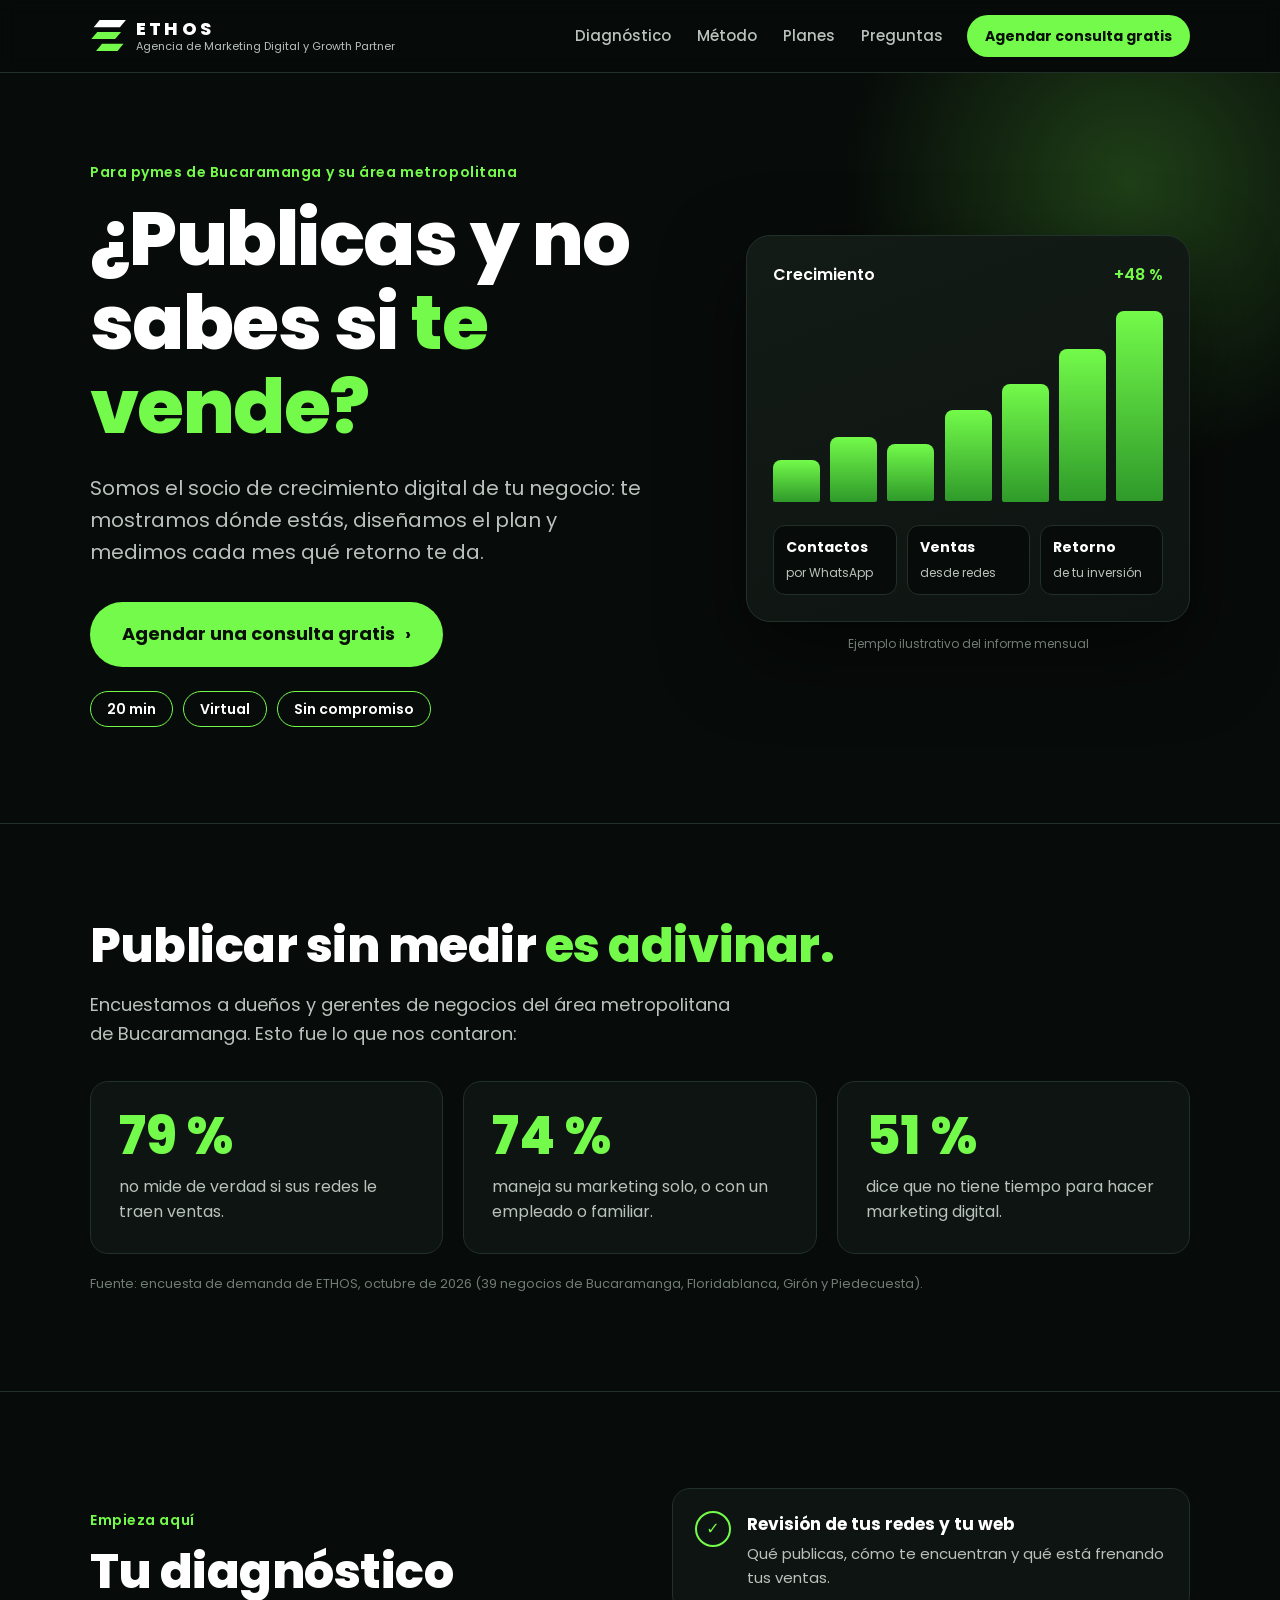
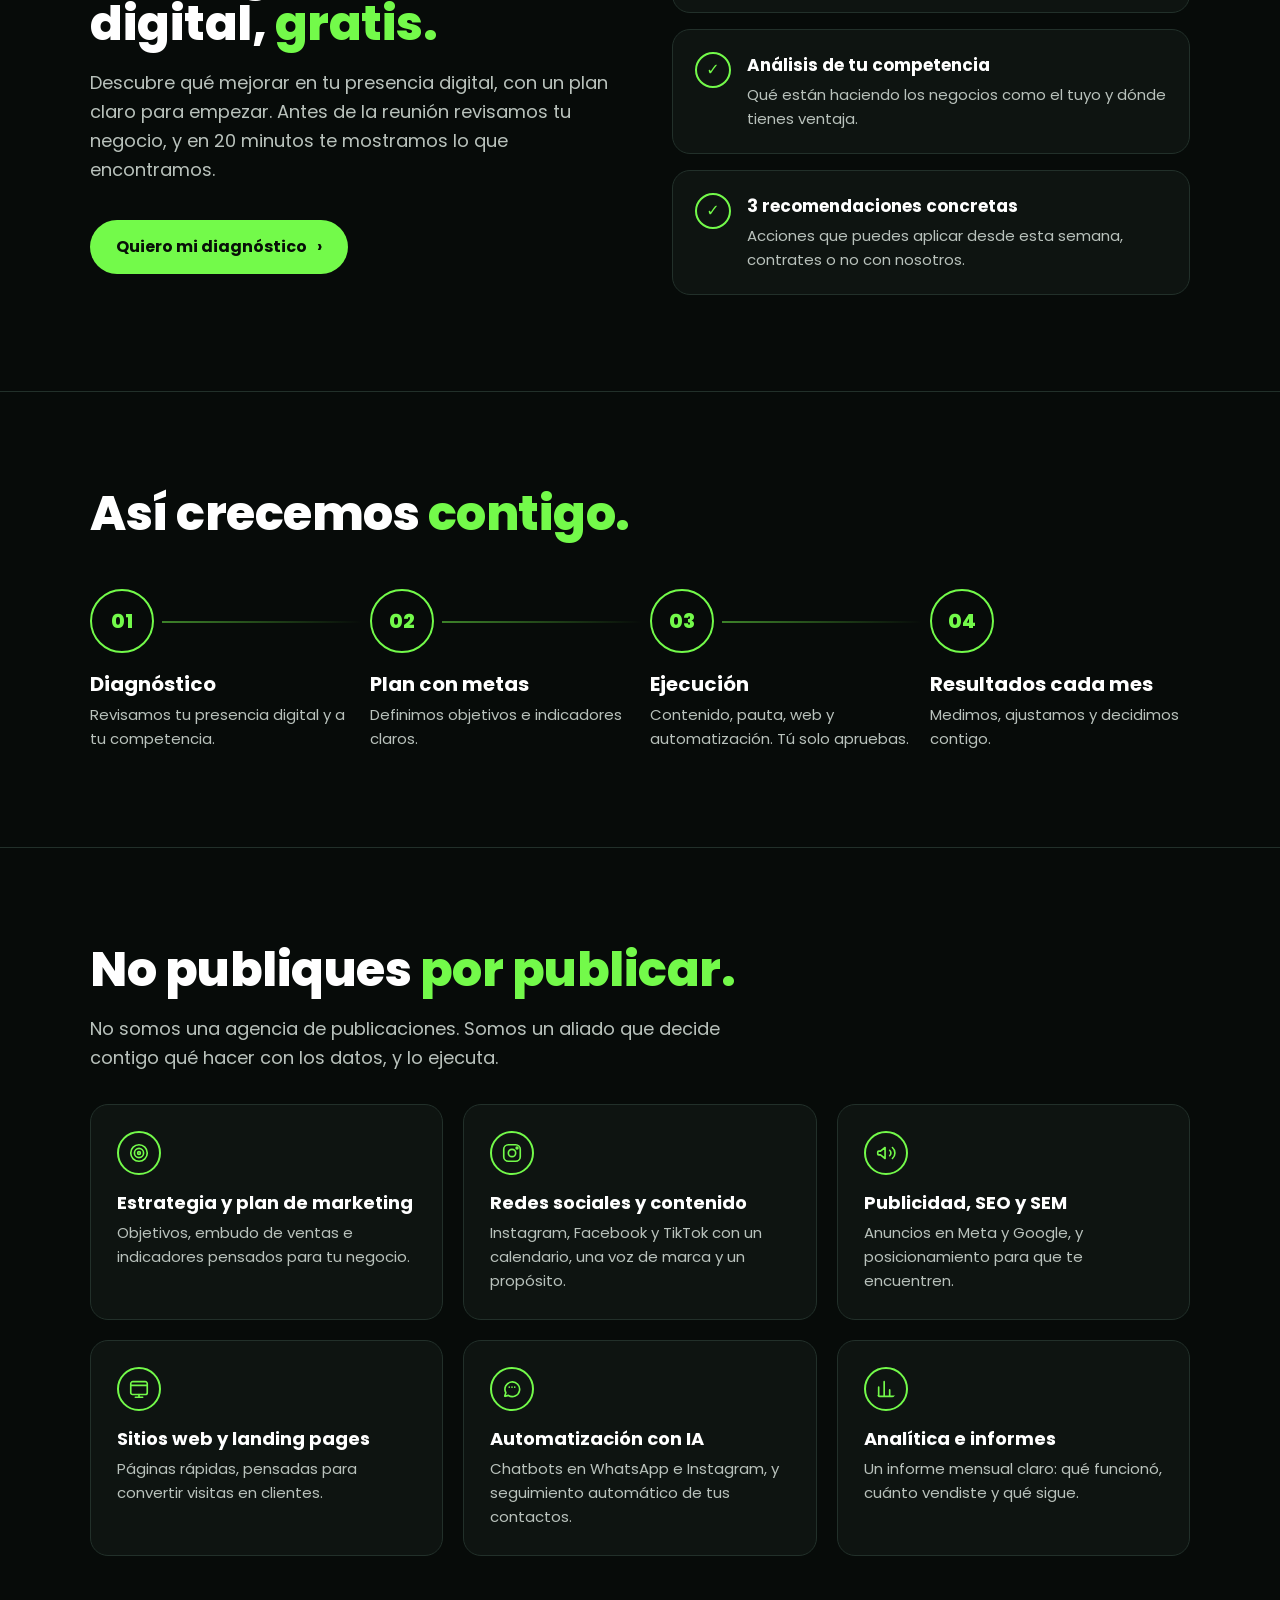
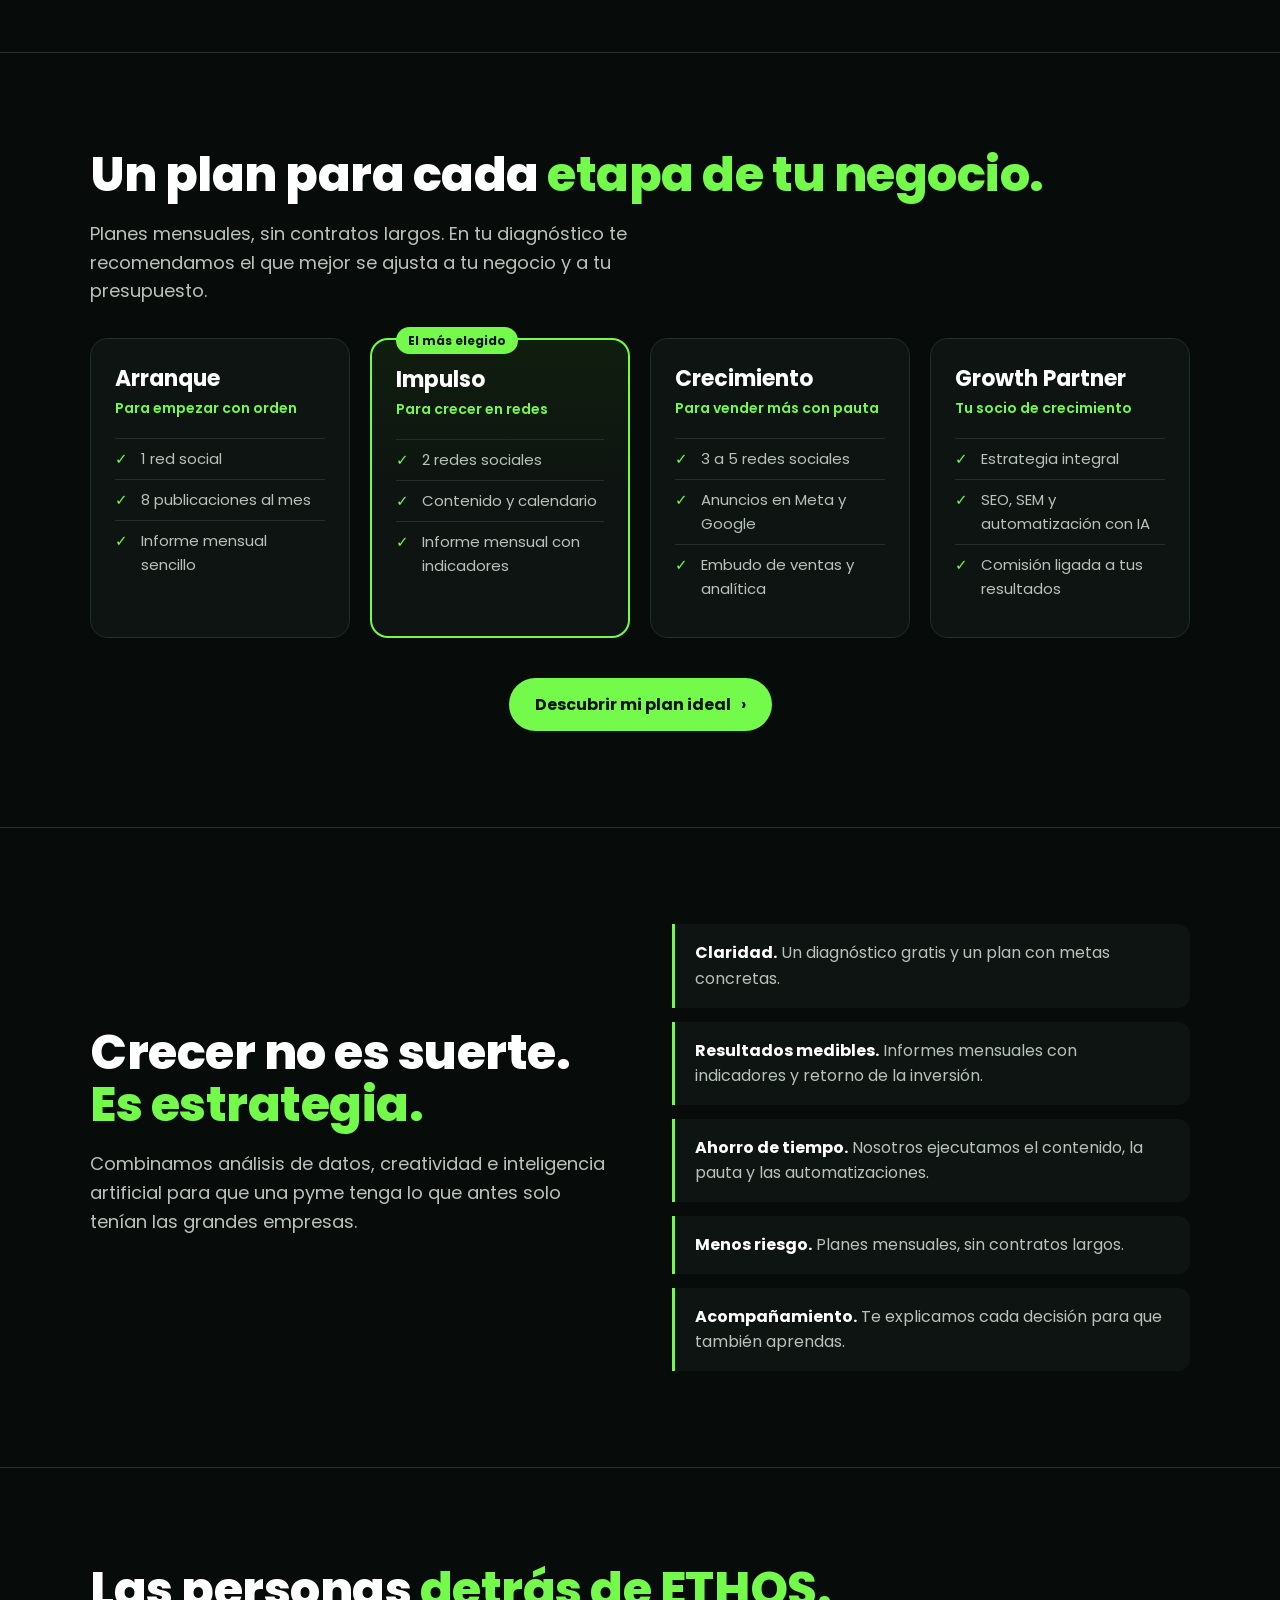
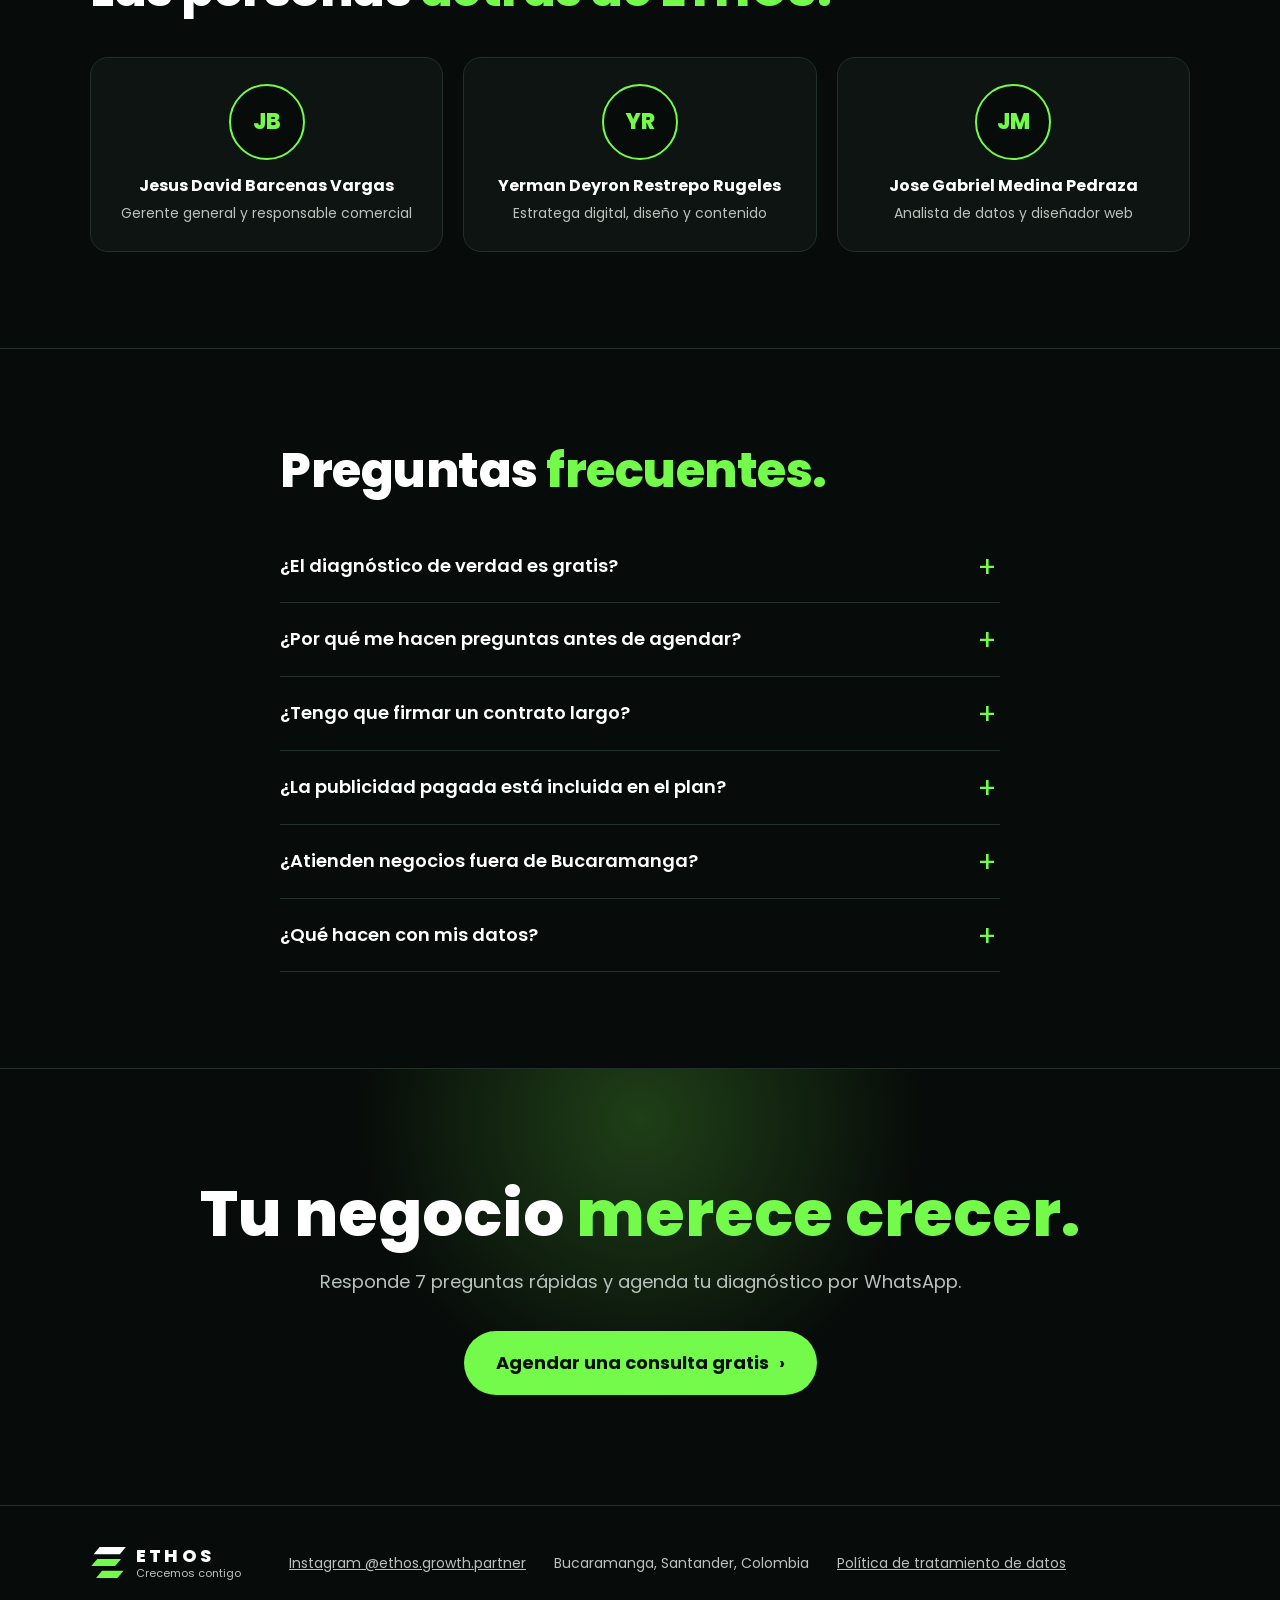
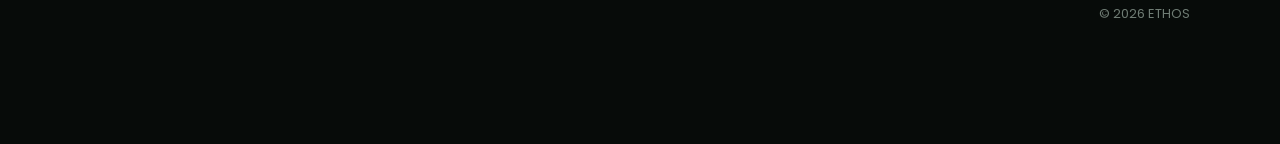
<file: site/index.html>
<!doctype html>
<html lang="es-CO">
<head>
  <meta charset="utf-8">
  <meta name="viewport" content="width=device-width, initial-scale=1">
  <title>ETHOS · Diagnóstico digital gratis para tu negocio</title>
  <meta name="description" content="ETHOS es la agencia de marketing digital y Growth Partner para pymes de Bucaramanga. Agenda tu diagnóstico digital gratis: 20 minutos, virtual y sin compromiso.">
  <meta name="theme-color" content="#070b09">
  <meta property="og:title" content="ETHOS · Tu diagnóstico digital, gratis">
  <meta property="og:description" content="Te mostramos dónde estás, diseñamos el plan y medimos cada mes qué retorno te da.">
  <meta property="og:image" content="assets/ethos-badge-512.png">
  <meta property="og:locale" content="es_CO">
  <link rel="icon" type="image/png" href="assets/favicon.png">
  <link rel="apple-touch-icon" href="assets/apple-touch-icon.png">
  <link rel="preconnect" href="https://fonts.googleapis.com">
  <link rel="preconnect" href="https://fonts.gstatic.com" crossorigin>
  <link href="https://fonts.googleapis.com/css2?family=Poppins:wght@400;500;600;700;800&display=swap" rel="stylesheet">
  <link rel="stylesheet" href="css/styles.css">
</head>
<body>
  <!-- Reusable logo mark -->
  <svg width="0" height="0" style="position:absolute" aria-hidden="true">
    <symbol id="ethos-mark" viewBox="0 0 30 26">
      <path d="M8 0h22l-5 6H3z" fill="#fff"/>
      <path d="M6 10h20l-5 6H1z" fill="#73FA4A"/>
      <path d="M10 20h18l-5 6H5z" fill="#73FA4A"/>
    </symbol>
  </svg>

  <a class="skip" href="#main">Saltar al contenido</a>

  <header class="site-header">
    <div class="wrap header-inner">
      <a href="#top" class="brand" aria-label="ETHOS, inicio">
        <svg class="brand-mark" aria-hidden="true"><use href="#ethos-mark"/></svg>
        <span class="brand-text">
          <span class="brand-name">ETHOS</span>
          <span class="brand-tag">Agencia de Marketing Digital y Growth Partner</span>
        </span>
      </a>
      <nav class="nav" aria-label="Secciones">
        <a href="#diagnostico">Diagnóstico</a>
        <a href="#metodo">Método</a>
        <a href="#planes">Planes</a>
        <a href="#preguntas">Preguntas</a>
      </nav>
      <button class="btn btn-sm" type="button" data-open-survey>Agendar consulta gratis</button>
    </div>
  </header>

  <main id="main">
    <!-- HERO -->
    <section class="hero" id="top">
      <div class="glow" aria-hidden="true"></div>
      <div class="wrap hero-grid">
        <div class="hero-copy">
          <p class="eyebrow">Para pymes de Bucaramanga y su área metropolitana</p>
          <h1>¿Publicas y no sabes si <span class="accent">te vende?</span></h1>
          <p class="lead">Somos el socio de crecimiento digital de tu negocio: te mostramos dónde estás, diseñamos el plan y medimos cada mes qué retorno te da.</p>
          <div class="hero-actions">
            <button class="btn btn-lg" type="button" data-open-survey>Agendar una consulta gratis <span aria-hidden="true">›</span></button>
          </div>
          <ul class="chips" aria-label="Detalles de la consulta">
            <li>20 min</li>
            <li>Virtual</li>
            <li>Sin compromiso</li>
          </ul>
        </div>

        <div class="hero-visual" aria-hidden="true">
          <div class="dash">
            <div class="dash-head">
              <span>Crecimiento</span>
              <span class="dash-up">+48 %</span>
            </div>
            <div class="dash-bars">
              <span style="--h:22%"></span><span style="--h:34%"></span><span style="--h:30%"></span>
              <span style="--h:48%"></span><span style="--h:62%"></span><span style="--h:80%"></span><span style="--h:100%"></span>
            </div>
            <div class="dash-kpis">
              <div><b>Contactos</b><small>por WhatsApp</small></div>
              <div><b>Ventas</b><small>desde redes</small></div>
              <div><b>Retorno</b><small>de tu inversión</small></div>
            </div>
          </div>
          <p class="dash-note">Ejemplo ilustrativo del informe mensual</p>
        </div>
      </div>
    </section>

    <!-- PROBLEM -->
    <section class="section problem">
      <div class="wrap">
        <h2 class="h2">Publicar sin medir <span class="accent">es adivinar.</span></h2>
        <p class="section-lead">Encuestamos a dueños y gerentes de negocios del área metropolitana de Bucaramanga. Esto fue lo que nos contaron:</p>
        <div class="stats">
          <div class="stat">
            <span class="stat-num">79 %</span>
            <p>no mide de verdad si sus redes le traen ventas.</p>
          </div>
          <div class="stat">
            <span class="stat-num">74 %</span>
            <p>maneja su marketing solo, o con un empleado o familiar.</p>
          </div>
          <div class="stat">
            <span class="stat-num">51 %</span>
            <p>dice que no tiene tiempo para hacer marketing digital.</p>
          </div>
        </div>
        <p class="source">Fuente: encuesta de demanda de ETHOS, octubre de 2026 (39 negocios de Bucaramanga, Floridablanca, Girón y Piedecuesta).</p>
      </div>
    </section>

    <!-- FREE DIAGNOSIS -->
    <section class="section diagnosis" id="diagnostico">
      <div class="wrap split">
        <div>
          <p class="eyebrow">Empieza aquí</p>
          <h2 class="h2">Tu diagnóstico digital, <span class="accent">gratis.</span></h2>
          <p class="section-lead">Descubre qué mejorar en tu presencia digital, con un plan claro para empezar. Antes de la reunión revisamos tu negocio, y en 20 minutos te mostramos lo que encontramos.</p>
          <button class="btn" type="button" data-open-survey>Quiero mi diagnóstico <span aria-hidden="true">›</span></button>
        </div>
        <ul class="checklist">
          <li>
            <span class="check" aria-hidden="true">✓</span>
            <div><b>Revisión de tus redes y tu web</b><p>Qué publicas, cómo te encuentran y qué está frenando tus ventas.</p></div>
          </li>
          <li>
            <span class="check" aria-hidden="true">✓</span>
            <div><b>Análisis de tu competencia</b><p>Qué están haciendo los negocios como el tuyo y dónde tienes ventaja.</p></div>
          </li>
          <li>
            <span class="check" aria-hidden="true">✓</span>
            <div><b>3 recomendaciones concretas</b><p>Acciones que puedes aplicar desde esta semana, contrates o no con nosotros.</p></div>
          </li>
        </ul>
      </div>
    </section>

    <!-- METHOD -->
    <section class="section method" id="metodo">
      <div class="wrap">
        <h2 class="h2">Así crecemos <span class="accent">contigo.</span></h2>
        <ol class="steps">
          <li>
            <span class="step-num">01</span>
            <h3>Diagnóstico</h3>
            <p>Revisamos tu presencia digital y a tu competencia.</p>
          </li>
          <li>
            <span class="step-num">02</span>
            <h3>Plan con metas</h3>
            <p>Definimos objetivos e indicadores claros.</p>
          </li>
          <li>
            <span class="step-num">03</span>
            <h3>Ejecución</h3>
            <p>Contenido, pauta, web y automatización. Tú solo apruebas.</p>
          </li>
          <li>
            <span class="step-num">04</span>
            <h3>Resultados cada mes</h3>
            <p>Medimos, ajustamos y decidimos contigo.</p>
          </li>
        </ol>
      </div>
    </section>

    <!-- SERVICES -->
    <section class="section services">
      <div class="wrap">
        <h2 class="h2">No publiques <span class="accent">por publicar.</span></h2>
        <p class="section-lead">No somos una agencia de publicaciones. Somos un aliado que decide contigo qué hacer con los datos, y lo ejecuta.</p>
        <div class="cards">
          <article class="card">
            <svg class="icon" viewBox="0 0 24 24" aria-hidden="true"><circle cx="12" cy="12" r="9"/><circle cx="12" cy="12" r="5"/><circle cx="12" cy="12" r="1.5"/></svg>
            <h3>Estrategia y plan de marketing</h3>
            <p>Objetivos, embudo de ventas e indicadores pensados para tu negocio.</p>
          </article>
          <article class="card">
            <svg class="icon" viewBox="0 0 24 24" aria-hidden="true"><rect x="3" y="3" width="18" height="18" rx="5"/><circle cx="12" cy="12" r="4"/><circle cx="17.5" cy="6.5" r="1"/></svg>
            <h3>Redes sociales y contenido</h3>
            <p>Instagram, Facebook y TikTok con un calendario, una voz de marca y un propósito.</p>
          </article>
          <article class="card">
            <svg class="icon" viewBox="0 0 24 24" aria-hidden="true"><path d="M3 11v2a1 1 0 0 0 1 1h2l5 4V6L6 10H4a1 1 0 0 0-1 1z"/><path d="M16 9a4 4 0 0 1 0 6M19 6a8 8 0 0 1 0 12"/></svg>
            <h3>Publicidad, SEO y SEM</h3>
            <p>Anuncios en Meta y Google, y posicionamiento para que te encuentren.</p>
          </article>
          <article class="card">
            <svg class="icon" viewBox="0 0 24 24" aria-hidden="true"><rect x="3" y="4" width="18" height="14" rx="2"/><path d="M3 8h18M8 21h8M12 18v3"/></svg>
            <h3>Sitios web y landing pages</h3>
            <p>Páginas rápidas, pensadas para convertir visitas en clientes.</p>
          </article>
          <article class="card">
            <svg class="icon" viewBox="0 0 24 24" aria-hidden="true"><path d="M4 20l1.3-3.9A8 8 0 1 1 8 19z"/><path d="M9 10h.01M12 10h.01M15 10h.01"/></svg>
            <h3>Automatización con IA</h3>
            <p>Chatbots en WhatsApp e Instagram, y seguimiento automático de tus contactos.</p>
          </article>
          <article class="card">
            <svg class="icon" viewBox="0 0 24 24" aria-hidden="true"><path d="M4 20V10M10 20V4M16 20v-7M22 20H2"/></svg>
            <h3>Analítica e informes</h3>
            <p>Un informe mensual claro: qué funcionó, cuánto vendiste y qué sigue.</p>
          </article>
        </div>
      </div>
    </section>

    <!-- PLANS -->
    <section class="section plans" id="planes">
      <div class="wrap">
        <h2 class="h2">Un plan para cada <span class="accent">etapa de tu negocio.</span></h2>
        <p class="section-lead">Planes mensuales, sin contratos largos. En tu diagnóstico te recomendamos el que mejor se ajusta a tu negocio y a tu presupuesto.</p>
        <div class="plan-grid">
          <article class="plan">
            <h3>Arranque</h3>
            <p class="plan-for">Para empezar con orden</p>
            <ul>
              <li>1 red social</li>
              <li>8 publicaciones al mes</li>
              <li>Informe mensual sencillo</li>
            </ul>
          </article>
          <article class="plan plan-featured">
            <span class="badge">El más elegido</span>
            <h3>Impulso</h3>
            <p class="plan-for">Para crecer en redes</p>
            <ul>
              <li>2 redes sociales</li>
              <li>Contenido y calendario</li>
              <li>Informe mensual con indicadores</li>
            </ul>
          </article>
          <article class="plan">
            <h3>Crecimiento</h3>
            <p class="plan-for">Para vender más con pauta</p>
            <ul>
              <li>3 a 5 redes sociales</li>
              <li>Anuncios en Meta y Google</li>
              <li>Embudo de ventas y analítica</li>
            </ul>
          </article>
          <article class="plan">
            <h3>Growth Partner</h3>
            <p class="plan-for">Tu socio de crecimiento</p>
            <ul>
              <li>Estrategia integral</li>
              <li>SEO, SEM y automatización con IA</li>
              <li>Comisión ligada a tus resultados</li>
            </ul>
          </article>
        </div>
        <div class="center">
          <button class="btn" type="button" data-open-survey>Descubrir mi plan ideal <span aria-hidden="true">›</span></button>
        </div>
      </div>
    </section>

    <!-- WHY ETHOS -->
    <section class="section why">
      <div class="wrap split">
        <div>
          <h2 class="h2">Crecer no es suerte. <span class="accent">Es estrategia.</span></h2>
          <p class="section-lead">Combinamos análisis de datos, creatividad e inteligencia artificial para que una pyme tenga lo que antes solo tenían las grandes empresas.</p>
        </div>
        <ul class="benefits">
          <li><b>Claridad.</b> Un diagnóstico gratis y un plan con metas concretas.</li>
          <li><b>Resultados medibles.</b> Informes mensuales con indicadores y retorno de la inversión.</li>
          <li><b>Ahorro de tiempo.</b> Nosotros ejecutamos el contenido, la pauta y las automatizaciones.</li>
          <li><b>Menos riesgo.</b> Planes mensuales, sin contratos largos.</li>
          <li><b>Acompañamiento.</b> Te explicamos cada decisión para que también aprendas.</li>
        </ul>
      </div>
    </section>

    <!-- TEAM -->
    <section class="section team">
      <div class="wrap">
        <h2 class="h2">Las personas <span class="accent">detrás de ETHOS.</span></h2>
        <div class="team-grid">
          <div class="member"><span class="avatar" aria-hidden="true">JB</span><b>Jesus David Barcenas Vargas</b><small>Gerente general y responsable comercial</small></div>
          <div class="member"><span class="avatar" aria-hidden="true">YR</span><b>Yerman Deyron Restrepo Rugeles</b><small>Estratega digital, diseño y contenido</small></div>
          <div class="member"><span class="avatar" aria-hidden="true">JM</span><b>Jose Gabriel Medina Pedraza</b><small>Analista de datos y diseñador web</small></div>
        </div>
      </div>
    </section>

    <!-- FAQ -->
    <section class="section faq" id="preguntas">
      <div class="wrap narrow">
        <h2 class="h2">Preguntas <span class="accent">frecuentes.</span></h2>
        <details>
          <summary>¿El diagnóstico de verdad es gratis?</summary>
          <p>Sí. Es una reunión virtual de 20 minutos, sin costo y sin compromiso. Te llevas 3 recomendaciones concretas aunque decidas no contratar.</p>
        </details>
        <details>
          <summary>¿Por qué me hacen preguntas antes de agendar?</summary>
          <p>Son 7 preguntas rápidas que nos ayudan a preparar tu diagnóstico. Así llegamos a la reunión sabiendo cómo está tu negocio y no perdemos tu tiempo.</p>
        </details>
        <details>
          <summary>¿Tengo que firmar un contrato largo?</summary>
          <p>No. Nuestros planes son mensuales y puedes cambiar de plan a medida que tu negocio crece.</p>
        </details>
        <details>
          <summary>¿La publicidad pagada está incluida en el plan?</summary>
          <p>El plan cubre nuestro trabajo: estrategia, contenido, gestión de anuncios e informes. El dinero que se invierte en anuncios (Meta, Google) lo pagas directamente tú a la plataforma, y te mostramos cada mes qué retorno te dio.</p>
        </details>
        <details>
          <summary>¿Atienden negocios fuera de Bucaramanga?</summary>
          <p>Sí. Trabajamos de forma remota, así que podemos acompañar negocios de cualquier ciudad de Colombia.</p>
        </details>
        <details>
          <summary>¿Qué hacen con mis datos?</summary>
          <p>Usamos tus respuestas solo para preparar tu diagnóstico y contactarte, según la Ley 1581 de 2012. Consulta nuestra <a href="politica-de-datos.html">política de tratamiento de datos</a>.</p>
        </details>
      </div>
    </section>

    <!-- FINAL CTA -->
    <section class="final-cta">
      <div class="glow" aria-hidden="true"></div>
      <div class="wrap">
        <h2>Tu negocio <span class="accent">merece crecer.</span></h2>
        <p>Responde 7 preguntas rápidas y agenda tu diagnóstico por WhatsApp.</p>
        <button class="btn btn-lg" type="button" data-open-survey>Agendar una consulta gratis <span aria-hidden="true">›</span></button>
      </div>
    </section>
  </main>

  <footer class="site-footer">
    <div class="wrap footer-inner">
      <div class="brand">
        <svg class="brand-mark" aria-hidden="true"><use href="#ethos-mark"/></svg>
        <span class="brand-text">
          <span class="brand-name">ETHOS</span>
          <span class="brand-tag">Crecemos contigo</span>
        </span>
      </div>
      <ul class="footer-links">
        <li><a href="https://www.instagram.com/ethos.growth.partner/" target="_blank" rel="noopener">Instagram @ethos.growth.partner</a></li>
        <li>Bucaramanga, Santander, Colombia</li>
        <li><a href="politica-de-datos.html">Política de tratamiento de datos</a></li>
      </ul>
      <p class="copy">© <span id="year">2026</span> ETHOS</p>
    </div>
  </footer>

  <!-- Sticky CTA on mobile -->
  <div class="sticky-cta" id="sticky-cta">
    <button class="btn" type="button" data-open-survey>Agendar consulta gratis <span aria-hidden="true">›</span></button>
  </div>

  <!-- SURVEY DIALOG -->
  <dialog class="survey" id="survey" aria-labelledby="survey-title">
    <form class="survey-form" id="survey-form" novalidate>
      <div class="survey-top">
        <div class="brand">
          <svg class="brand-mark" aria-hidden="true"><use href="#ethos-mark"/></svg>
          <span class="brand-name">ETHOS</span>
        </div>
        <button type="button" class="survey-close" data-close-survey aria-label="Cerrar">×</button>
      </div>
      <h2 class="sr-only" id="survey-title">Agenda tu diagnóstico digital gratis</h2>
      <div class="progress" aria-hidden="true"><i id="progress-bar"></i></div>
      <p class="progress-label" id="progress-label" aria-live="polite"></p>

      <div class="survey-body" id="survey-body"><!-- steps rendered by js/survey.js --></div>

      <div class="survey-nav">
        <button type="button" class="link-btn" id="survey-back">‹ Atrás</button>
        <button type="button" class="btn" id="survey-next">Siguiente</button>
      </div>
    </form>
  </dialog>

  <script src="js/config.js"></script>
  <script src="js/survey.js"></script>
</body>
</html>
</file>
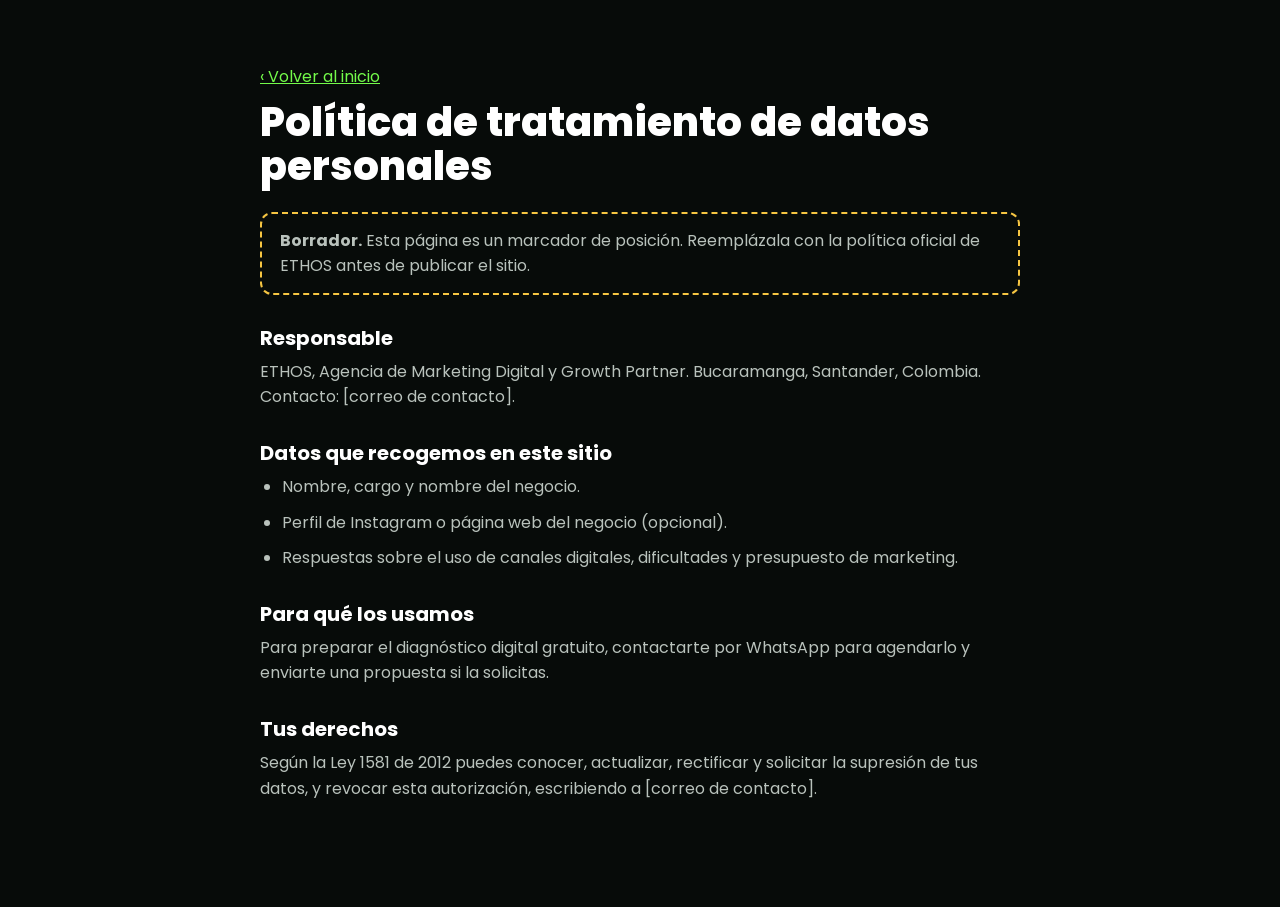
<file: site/politica-de-datos.html>
<!doctype html>
<html lang="es-CO">
<head>
  <meta charset="utf-8">
  <meta name="viewport" content="width=device-width, initial-scale=1">
  <title>Política de tratamiento de datos · ETHOS</title>
  <meta name="robots" content="noindex">
  <link rel="icon" type="image/png" href="assets/favicon.png">
  <link href="https://fonts.googleapis.com/css2?family=Poppins:wght@400;600;800&display=swap" rel="stylesheet">
  <link rel="stylesheet" href="css/styles.css">
  <style>
    .legal { padding: 64px 0 96px; }
    .legal h1 { font-size: clamp(28px, 4vw, 40px); font-weight: 800; margin-bottom: 24px; }
    .legal h2 { font-size: 20px; margin: 32px 0 10px; }
    .legal p, .legal li { color: var(--muted); margin-bottom: 10px; }
    .legal ul { list-style: disc; padding-left: 22px; }
    .draft { border: 2px dashed #f5c542; color: #f5c542; border-radius: 12px; padding: 14px 18px; margin-bottom: 28px; }
  </style>
</head>
<body>
  <main class="wrap narrow legal">
    <p><a href="index.html">‹ Volver al inicio</a></p>
    <h1>Política de tratamiento de datos personales</h1>

    <!-- TODO: replace this whole page with ETHOS's official policy, reviewed by a lawyer or accountant. -->
    <p class="draft"><strong>Borrador.</strong> Esta página es un marcador de posición. Reemplázala con la política oficial de ETHOS antes de publicar el sitio.</p>

    <h2>Responsable</h2>
    <p>ETHOS, Agencia de Marketing Digital y Growth Partner. Bucaramanga, Santander, Colombia. Contacto: [correo de contacto].</p>

    <h2>Datos que recogemos en este sitio</h2>
    <ul>
      <li>Nombre, cargo y nombre del negocio.</li>
      <li>Perfil de Instagram o página web del negocio (opcional).</li>
      <li>Respuestas sobre el uso de canales digitales, dificultades y presupuesto de marketing.</li>
    </ul>

    <h2>Para qué los usamos</h2>
    <p>Para preparar el diagnóstico digital gratuito, contactarte por WhatsApp para agendarlo y enviarte una propuesta si la solicitas.</p>

    <h2>Tus derechos</h2>
    <p>Según la Ley 1581 de 2012 puedes conocer, actualizar, rectificar y solicitar la supresión de tus datos, y revocar esta autorización, escribiendo a [correo de contacto].</p>
  </main>
</body>
</html>
</file>
<file: site/css/styles.css>
/* ETHOS landing — brand: black, neon green #73FA4A, white; Poppins */
:root {
  --bg: #070b09;
  --surface: #0e1411;
  --surface-2: #131b17;
  --line: #22302a;
  --green: #73FA4A;
  --green-dark: #2f9a2a;
  --text: #ffffff;
  --muted: #b9c2bc;
  --radius: 18px;
  --wrap: 1140px;
  --header-h: 72px;
}

* { box-sizing: border-box; }
[hidden] { display: none !important; }
html { scroll-behavior: smooth; scroll-padding-top: var(--header-h); }
@media (prefers-reduced-motion: reduce) { html { scroll-behavior: auto; } }
body {
  margin: 0;
  background: var(--bg);
  color: var(--text);
  font-family: "Poppins", system-ui, -apple-system, "Segoe UI", sans-serif;
  font-size: 16px;
  line-height: 1.6;
  -webkit-font-smoothing: antialiased;
}
img, svg { display: block; }
a { color: var(--green); }
h1, h2, h3 { margin: 0; line-height: 1.1; }
p { margin: 0; }
ul, ol { margin: 0; padding: 0; list-style: none; }
button { font: inherit; }

.wrap { width: 100%; max-width: var(--wrap); margin: 0 auto; padding: 0 20px; }
.narrow { max-width: 760px; }
.accent { color: var(--green); }
.center { text-align: center; margin-top: 40px; }
.sr-only { position: absolute; width: 1px; height: 1px; padding: 0; margin: -1px; overflow: hidden; clip: rect(0 0 0 0); white-space: nowrap; border: 0; }
.skip { position: absolute; left: -999px; top: 8px; background: var(--green); color: #081008; padding: 8px 14px; border-radius: 8px; z-index: 100; font-weight: 600; }
.skip:focus { left: 8px; }
:focus-visible { outline: 3px solid var(--green); outline-offset: 3px; }

/* Buttons */
.btn {
  display: inline-flex; align-items: center; justify-content: center; gap: 10px;
  background: var(--green); color: #081008;
  border: 0; border-radius: 999px;
  padding: 14px 26px;
  font-weight: 700; font-size: 16px;
  cursor: pointer; text-decoration: none;
  transition: transform .15s ease, box-shadow .15s ease, background .15s ease;
  box-shadow: 0 0 0 rgba(115, 250, 74, 0);
}
.btn:hover { transform: translateY(-1px); box-shadow: 0 8px 28px rgba(115, 250, 74, .28); }
.btn:active { transform: translateY(0); }
.btn[disabled] { background: #3a4a40; color: #8a988f; cursor: not-allowed; box-shadow: none; transform: none; }
.btn-sm { padding: 10px 18px; font-size: 14px; }
.btn-lg { padding: 18px 32px; font-size: 18px; }
.link-btn { background: none; border: 0; color: var(--muted); cursor: pointer; padding: 10px 4px; font-weight: 500; }
.link-btn:hover { color: var(--text); }

/* Header */
.site-header {
  position: sticky; top: 0; z-index: 20;
  background: rgba(7, 11, 9, .85);
  backdrop-filter: blur(10px);
  border-bottom: 1px solid var(--line);
}
.header-inner { display: flex; align-items: center; gap: 24px; height: var(--header-h); }
.brand { display: flex; align-items: center; gap: 10px; color: var(--text); text-decoration: none; }
.brand-mark { width: 36px; height: 31px; flex: none; }
.brand-text { display: flex; flex-direction: column; line-height: 1.15; }
.brand-name { font-weight: 800; letter-spacing: .18em; font-size: 18px; }
.brand-tag { font-size: 11px; color: var(--muted); }
.nav { display: flex; gap: 26px; margin-left: auto; }
.nav a { color: var(--muted); text-decoration: none; font-size: 15px; font-weight: 500; }
.nav a:hover { color: var(--text); }

/* Shared section bits */
.section { padding: 96px 0; border-top: 1px solid var(--line); }
.eyebrow { color: var(--green); font-weight: 600; font-size: 14px; letter-spacing: .04em; margin-bottom: 14px; }
.h2 { font-size: clamp(30px, 4.4vw, 48px); font-weight: 800; letter-spacing: -.01em; }
.section-lead { color: var(--muted); font-size: 18px; max-width: 640px; margin: 18px 0 32px; }
.split { display: grid; grid-template-columns: 1fr 1fr; gap: 64px; align-items: center; }
.glow {
  position: absolute; pointer-events: none;
  width: 620px; height: 620px; right: -160px; top: -200px;
  background: radial-gradient(circle, rgba(115, 250, 74, .22), transparent 65%);
}

/* Hero */
.hero { position: relative; overflow: hidden; padding: 88px 0 96px; }
.hero-grid { position: relative; display: grid; grid-template-columns: 1.15fr .85fr; gap: 56px; align-items: center; }
.hero h1 { font-size: clamp(40px, 6.6vw, 76px); font-weight: 800; letter-spacing: -.02em; }
.lead { color: var(--muted); font-size: clamp(17px, 1.6vw, 20px); margin: 24px 0 34px; max-width: 560px; }
.chips { display: flex; flex-wrap: wrap; gap: 10px; margin-top: 24px; }
.chips li { border: 1.5px solid var(--green); border-radius: 999px; padding: 6px 16px; font-weight: 600; font-size: 14px; }

.dash {
  background: linear-gradient(160deg, var(--surface-2), var(--surface));
  border: 1px solid var(--line); border-radius: 24px; padding: 26px;
  box-shadow: 0 30px 80px rgba(0, 0, 0, .5);
}
.dash-head { display: flex; justify-content: space-between; font-weight: 600; }
.dash-up { color: var(--green); }
.dash-bars { display: flex; align-items: flex-end; gap: 10px; height: 190px; margin: 24px 0; }
.dash-bars span {
  flex: 1; height: var(--h); border-radius: 8px 8px 2px 2px;
  background: linear-gradient(var(--green), var(--green-dark));
  transform-origin: bottom; animation: grow .9s cubic-bezier(.2, .8, .2, 1) both;
}
.dash-bars span:nth-child(2) { animation-delay: .06s; } .dash-bars span:nth-child(3) { animation-delay: .12s; }
.dash-bars span:nth-child(4) { animation-delay: .18s; } .dash-bars span:nth-child(5) { animation-delay: .24s; }
.dash-bars span:nth-child(6) { animation-delay: .30s; } .dash-bars span:nth-child(7) { animation-delay: .36s; }
@keyframes grow { from { transform: scaleY(0); } to { transform: scaleY(1); } }
@media (prefers-reduced-motion: reduce) { .dash-bars span { animation: none; } }
.dash-kpis { display: grid; grid-template-columns: repeat(3, 1fr); gap: 10px; }
.dash-kpis div { background: var(--bg); border: 1px solid var(--line); border-radius: 12px; padding: 10px 12px; }
.dash-kpis b { display: block; font-size: 14px; }
.dash-kpis small { color: var(--muted); font-size: 12px; }
.dash-note { color: #6f7c74; font-size: 12px; text-align: center; margin-top: 12px; }

/* Problem */
.stats { display: grid; grid-template-columns: repeat(3, 1fr); gap: 20px; }
.stat { background: var(--surface); border: 1px solid var(--line); border-radius: var(--radius); padding: 28px; }
.stat-num { display: block; font-size: 52px; font-weight: 800; color: var(--green); line-height: 1; margin-bottom: 12px; }
.stat p { color: var(--muted); }
.source { color: #6f7c74; font-size: 13px; margin-top: 20px; }

/* Diagnosis */
.diagnosis .btn { margin-top: 4px; }
.checklist { display: grid; gap: 16px; }
.checklist li { display: flex; gap: 16px; background: var(--surface); border: 1px solid var(--line); border-radius: var(--radius); padding: 22px; }
.check {
  flex: none; width: 36px; height: 36px; border-radius: 50%;
  border: 2px solid var(--green); color: var(--green);
  display: grid; place-items: center; font-weight: 700;
}
.checklist b { display: block; font-size: 17px; margin-bottom: 4px; }
.checklist p { color: var(--muted); font-size: 15px; }

/* Method */
.steps { display: grid; grid-template-columns: repeat(4, 1fr); gap: 20px; margin-top: 44px; counter-reset: none; }
.steps li { position: relative; padding-top: 4px; }
.step-num {
  display: grid; place-items: center; width: 64px; height: 64px; border-radius: 50%;
  border: 2px solid var(--green); color: var(--green); font-weight: 800; font-size: 20px; margin-bottom: 20px;
  background: var(--bg); position: relative; z-index: 1;
}
.steps li:not(:last-child)::after {
  content: ""; position: absolute; top: 36px; left: 72px; right: -12px; height: 2px;
  background: linear-gradient(90deg, var(--green), transparent);
  opacity: .5;
}
.steps h3 { font-size: 20px; margin-bottom: 8px; }
.steps p { color: var(--muted); font-size: 15px; }

/* Services */
.cards { display: grid; grid-template-columns: repeat(3, 1fr); gap: 20px; }
.card { background: var(--surface); border: 1px solid var(--line); border-radius: var(--radius); padding: 26px; transition: border-color .2s; }
.card:hover { border-color: rgba(115, 250, 74, .5); }
.icon { width: 44px; height: 44px; padding: 9px; border-radius: 50%; border: 2px solid var(--green); fill: none; stroke: var(--green); stroke-width: 1.8; stroke-linecap: round; stroke-linejoin: round; margin-bottom: 18px; }
.card h3 { font-size: 18px; margin-bottom: 8px; }
.card p { color: var(--muted); font-size: 15px; }

/* Plans */
.plan-grid { display: grid; grid-template-columns: repeat(4, 1fr); gap: 20px; }
.plan { position: relative; background: var(--surface); border: 1px solid var(--line); border-radius: var(--radius); padding: 28px 24px; }
.plan h3 { font-size: 22px; }
.plan-for { color: var(--green); font-size: 14px; font-weight: 600; margin: 6px 0 18px; }
.plan li { color: var(--muted); font-size: 15px; padding: 8px 0 8px 26px; border-top: 1px solid var(--line); position: relative; }
.plan li::before { content: "✓"; position: absolute; left: 0; color: var(--green); font-weight: 700; }
.plan-featured { border: 2px solid var(--green); background: linear-gradient(180deg, rgba(115, 250, 74, .08), var(--surface) 50%); }
.badge { position: absolute; top: -13px; left: 24px; background: var(--green); color: #081008; font-size: 12px; font-weight: 700; padding: 4px 12px; border-radius: 999px; }

/* Why */
.benefits { display: grid; gap: 14px; }
.benefits li { padding: 16px 20px; border-left: 3px solid var(--green); background: var(--surface); border-radius: 0 12px 12px 0; color: var(--muted); }
.benefits b { color: var(--text); }

/* Team */
.team-grid { display: grid; grid-template-columns: repeat(3, 1fr); gap: 20px; margin-top: 40px; }
.member { background: var(--surface); border: 1px solid var(--line); border-radius: var(--radius); padding: 26px 22px; text-align: center; }
.avatar {
  display: grid; place-items: center; width: 76px; height: 76px; margin: 0 auto 16px; border-radius: 50%;
  border: 2px solid var(--green); background: var(--bg); color: var(--green); font-weight: 800; font-size: 22px;
}
.member b { display: block; font-size: 16px; line-height: 1.3; }
.member small { display: block; color: var(--muted); font-size: 14px; margin-top: 6px; }

/* FAQ */
.faq .h2 { margin-bottom: 32px; }
details { border-bottom: 1px solid var(--line); }
summary {
  list-style: none; cursor: pointer; padding: 22px 40px 22px 0; position: relative;
  font-weight: 600; font-size: 18px;
}
summary::-webkit-details-marker { display: none; }
summary::after { content: "+"; position: absolute; right: 4px; top: 16px; font-size: 28px; color: var(--green); font-weight: 400; transition: transform .2s; }
details[open] summary::after { transform: rotate(45deg); }
details p { color: var(--muted); padding: 0 0 22px; max-width: 680px; }

/* Final CTA */
.final-cta { position: relative; overflow: hidden; padding: 110px 0; text-align: center; border-top: 1px solid var(--line); }
.final-cta .glow { left: 50%; right: auto; top: -260px; transform: translateX(-50%); }
.final-cta .wrap { position: relative; }
.final-cta h2 { font-size: clamp(36px, 6vw, 64px); font-weight: 800; }
.final-cta p { color: var(--muted); font-size: 18px; margin: 18px 0 34px; }

/* Footer */
.site-footer { border-top: 1px solid var(--line); padding: 40px 0 120px; }
.footer-inner { display: flex; flex-wrap: wrap; align-items: center; gap: 24px 48px; }
.footer-links { display: flex; flex-wrap: wrap; gap: 8px 28px; color: var(--muted); font-size: 14px; }
.footer-links a { color: var(--muted); }
.footer-links a:hover { color: var(--green); }
.copy { color: #6f7c74; font-size: 13px; margin-left: auto; }

/* Sticky mobile CTA */
.sticky-cta {
  position: fixed; left: 0; right: 0; bottom: 0; z-index: 15;
  padding: 12px 16px calc(12px + env(safe-area-inset-bottom));
  background: linear-gradient(transparent, rgba(7, 11, 9, .95) 35%);
  display: none; transform: translateY(110%); transition: transform .25s ease;
}
.sticky-cta.show { transform: translateY(0); }
.sticky-cta .btn { width: 100%; }

/* ---------- Survey dialog ---------- */
.survey {
  width: min(560px, 100%); max-width: 100%; max-height: min(760px, 100dvh);
  height: auto; padding: 0; border: 1px solid var(--line); border-radius: 24px;
  background: var(--bg); color: var(--text);
  box-shadow: 0 40px 120px rgba(0, 0, 0, .7);
}
.survey::backdrop { background: rgba(0, 0, 0, .72); backdrop-filter: blur(4px); }
.survey[open] { display: flex; }
.survey-form { display: flex; flex-direction: column; width: 100%; padding: 22px 26px 24px; min-height: 560px; }
.survey-top { display: flex; align-items: center; justify-content: space-between; }
.survey-top .brand-mark { width: 30px; height: 26px; }
.survey-top .brand-name { font-size: 15px; }
.survey-close { background: none; border: 0; color: var(--muted); font-size: 32px; line-height: 1; cursor: pointer; width: 44px; height: 44px; border-radius: 50%; }
.survey-close:hover { color: var(--text); background: var(--surface); }
.progress { height: 6px; background: var(--line); border-radius: 6px; margin-top: 18px; overflow: hidden; }
.progress i { display: block; height: 100%; width: 0; background: var(--green); border-radius: 6px; transition: width .3s ease; }
.progress-label { color: var(--muted); font-size: 13px; margin-top: 8px; }

.survey-body { flex: 1; padding: 18px 4px 8px; margin: 0 -4px; overflow-y: auto; overflow-x: hidden; }
.q-title { font-size: 24px; font-weight: 700; line-height: 1.25; margin-bottom: 6px; }
.q-hint { color: var(--muted); font-size: 14px; margin-bottom: 18px; }
.options { display: grid; gap: 10px; border: 0; padding: 0; margin: 0; min-width: 0; }
.options.two-col { grid-template-columns: 1fr 1fr; }
.opt {
  position: relative; display: flex; align-items: center; gap: 12px;
  border: 1.5px solid var(--line); background: var(--surface);
  border-radius: 14px; padding: 14px 16px; cursor: pointer; font-size: 15px; font-weight: 500;
  transition: border-color .15s, background .15s;
}
.opt:hover { border-color: #3c5145; }
.opt input { position: absolute; opacity: 0; pointer-events: none; }
.opt .box {
  flex: none; width: 22px; height: 22px; border-radius: 50%; border: 2px solid #4b5d52;
  display: grid; place-items: center; font-size: 13px; font-weight: 800; color: transparent;
}
.opt.multi .box { border-radius: 6px; }
.opt:has(input:checked) { border-color: var(--green); background: rgba(115, 250, 74, .08); }
.opt:has(input:checked) .box { background: var(--green); border-color: var(--green); color: #081008; }
.opt:has(input:focus-visible) { outline: 3px solid var(--green); outline-offset: 2px; }
.opt:has(input:disabled) { opacity: .45; cursor: not-allowed; }

.field { display: block; margin-bottom: 14px; }
.field span { display: block; font-size: 14px; font-weight: 500; margin-bottom: 6px; }
.field small { color: var(--muted); font-weight: 400; }
.field input, .field select {
  width: 100%; background: var(--surface); color: var(--text);
  border: 1.5px solid var(--line); border-radius: 12px; padding: 13px 14px; font: inherit; font-size: 16px;
}
.field select { appearance: none; background-image: linear-gradient(45deg, transparent 50%, var(--green) 50%), linear-gradient(135deg, var(--green) 50%, transparent 50%); background-position: calc(100% - 20px) 50%, calc(100% - 14px) 50%; background-size: 6px 6px; background-repeat: no-repeat; }
.field input:focus, .field select:focus { outline: none; border-color: var(--green); }
.field input[aria-invalid="true"], .field select[aria-invalid="true"] { border-color: #ff6b6b; }
.consent { display: flex; gap: 12px; align-items: flex-start; font-size: 13px; color: var(--muted); margin-top: 6px; cursor: pointer; }
.consent input { width: 20px; height: 20px; margin: 2px 0 0; accent-color: var(--green); flex: none; }
.error { color: #ff8080; font-size: 13px; min-height: 20px; margin-top: 8px; }

.survey-nav { display: flex; justify-content: space-between; align-items: center; padding-top: 14px; border-top: 1px solid var(--line); }
.survey-nav .btn { min-width: 150px; }

.done { text-align: center; padding-top: 30px; }
.done-icon { width: 76px; height: 76px; margin: 0 auto 22px; border-radius: 50%; background: #25D366; display: grid; place-items: center; }
.done-icon svg { width: 40px; height: 40px; fill: #fff; }
.done .q-title { margin-bottom: 12px; }
.done p { color: var(--muted); margin-bottom: 26px; }
.btn-wa { background: #25D366; color: #fff; }
.btn-wa:hover { box-shadow: 0 8px 28px rgba(37, 211, 102, .35); }

/* ---------- Responsive ---------- */
@media (max-width: 1000px) {
  .nav { display: none; }
  .header-inner .btn-sm { margin-left: auto; }
  .hero-grid, .split { grid-template-columns: 1fr; gap: 44px; }
  .hero-visual { max-width: 460px; }
  .plan-grid { grid-template-columns: repeat(2, 1fr); }
  .cards { grid-template-columns: repeat(2, 1fr); }
  .steps { grid-template-columns: repeat(2, 1fr); row-gap: 36px; }
  .steps li::after { display: none; }
}
@media (max-width: 640px) {
  :root { --header-h: 64px; }
  .brand-tag { display: none; }
  .header-inner .btn-sm { display: none; }
  .section { padding: 72px 0; }
  .hero { padding: 56px 0 72px; }
  .btn-lg { width: 100%; padding: 17px 24px; font-size: 17px; }
  .stats, .cards, .plan-grid, .steps { grid-template-columns: 1fr; }
  .team-grid { grid-template-columns: 1fr; gap: 12px; }
  .member { padding: 20px 12px; }
  .stat-num { font-size: 44px; }
  .sticky-cta { display: block; }
  .copy { margin-left: 0; }
  .survey { max-height: 100dvh; height: 100dvh; border-radius: 0; border: 0; margin: 0; }
  .survey-form { min-height: 0; height: 100%; padding: 16px 18px calc(16px + env(safe-area-inset-bottom)); }
  .q-title { font-size: 21px; }
  .options.two-col { grid-template-columns: 1fr; }
  .options { gap: 8px; }
  .opt { padding: 12px 14px; }
}
</file>
